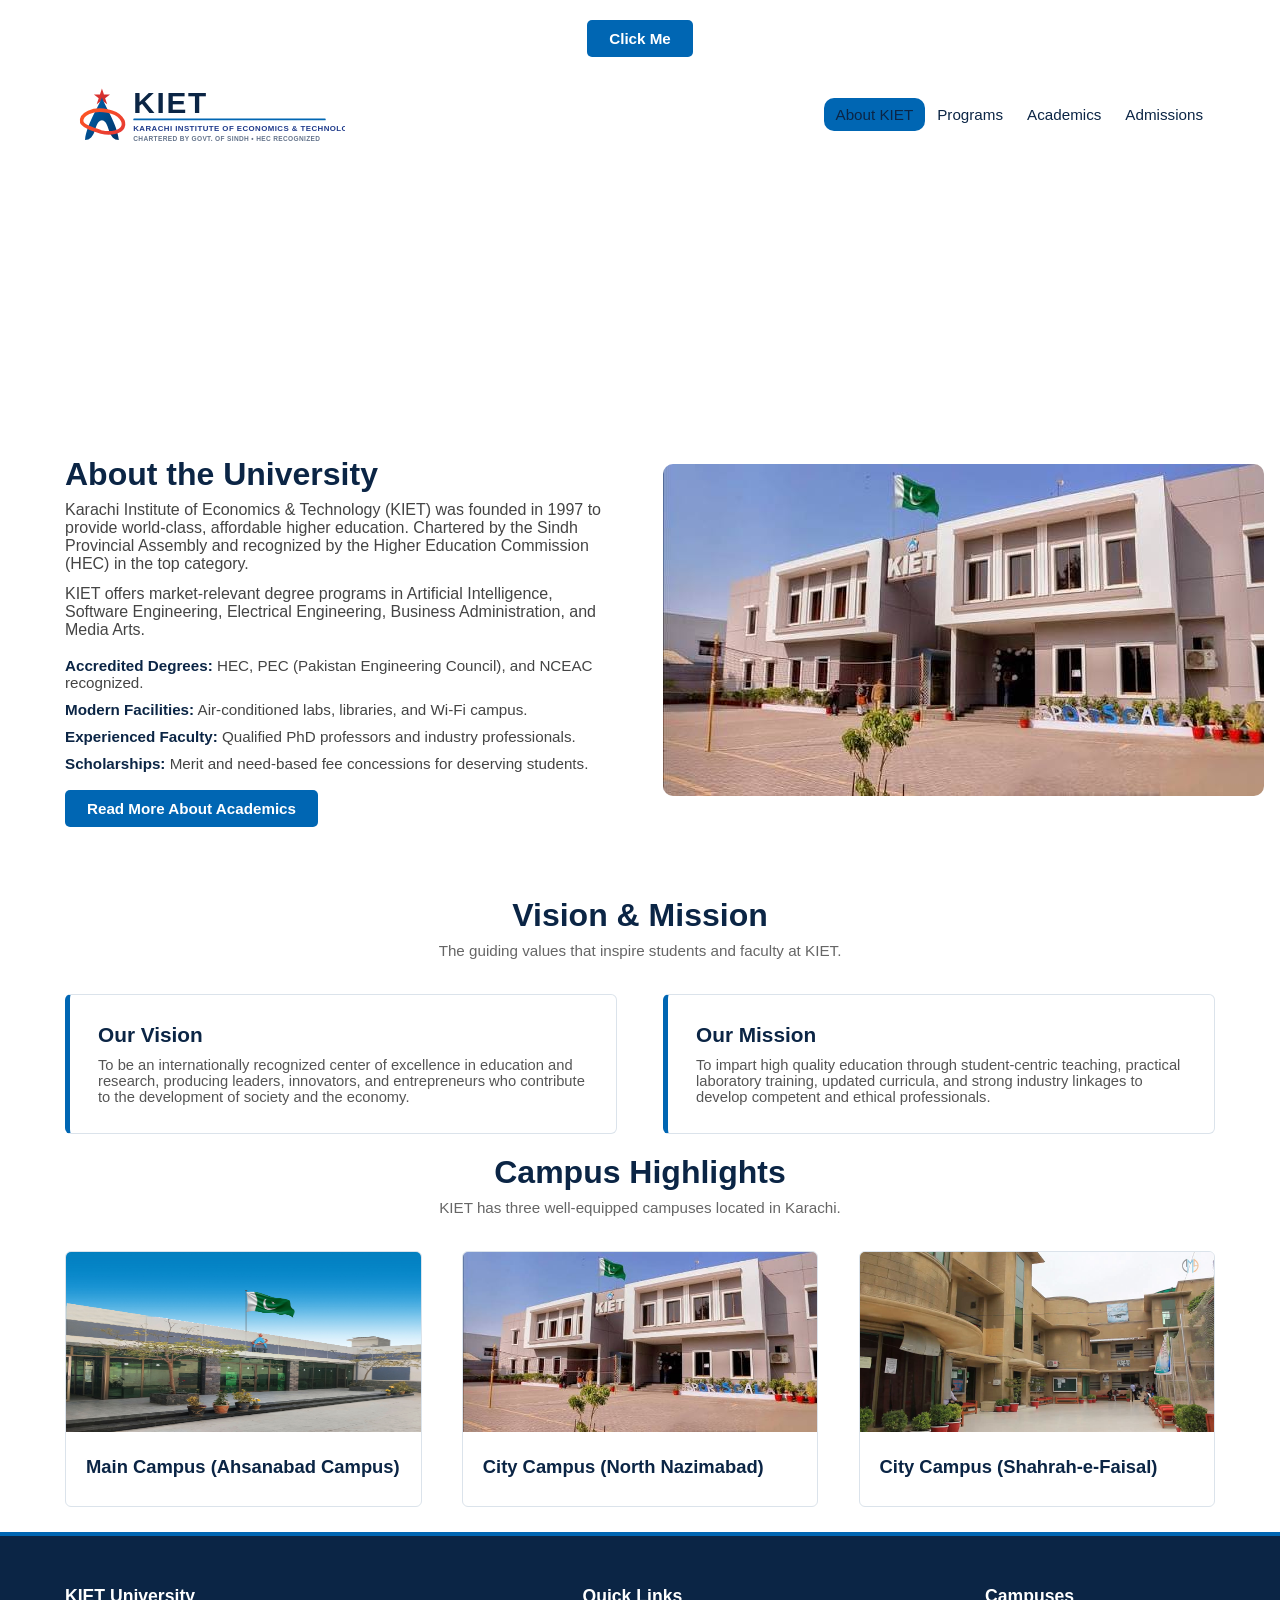
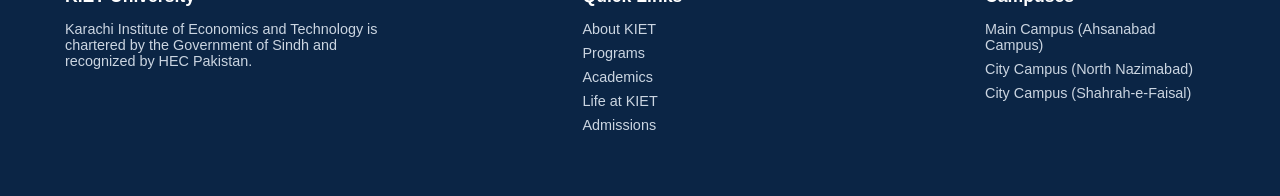
<file: index.html>
<!DOCTYPE html>
<html lang="en">
<head>
    <meta charset="UTF-8">
    <meta name="viewport" content="width=device-width, initial-scale=1.0">
    <title>About KIET - Karachi Institute of Economics & Technology</title>
    <link rel="stylesheet" href="css/style.css">
    <script src="js/script.js" defer></script>
</head>
<body>
    <button class="but" style="text-align: center ;display: block;margin: 20px auto;"onclick="showWelcome()">Click Me</button>

    <header class="main-header">
        <div class="container">
            <nav class="navbar">
                    <img src="images/images/kiet-logo.svg" alt="" class="logo-img">
                
                <ul class="nav-links">
                    <li><a href="index.html" class="active">About KIET</a></li>
                    <li><a href="programs.html">Programs</a></li>
                    <li><a href="academics.html">Academics</a></li>
                    <li><a href="admissions.html">Admissions</a></li>
                   
                </ul>

               
            </nav>
        </div>
    </header>
    <section class="h1">
        <div class="container">
           
            <h1>Welcome to KIET</h1>
            <p>
                Karachi Institute of Economics and Technology (KIET) was established in 1997. We offer quality education in Computing, Engineering, Management Sciences, and Media Arts.
            </p>
        </div>
    </section>
    <section class="se1" id="about">
        <div class="container">
            <div class="two-col">
                <div class="col-left">
                    <h2 class="section-title">About the University</h2>
                    <p style="margin-bottom: 12px;">
                        Karachi Institute of Economics &amp; Technology (KIET) was founded in 1997 to provide world-class, affordable higher education. Chartered by the Sindh Provincial Assembly and recognized by the Higher Education Commission (HEC) in the top category.
                    </p>
                    <p style="margin-bottom: 12px;">
                        KIET offers market-relevant degree programs in Artificial Intelligence, Software Engineering, Electrical Engineering, Business Administration, and Media Arts.
                    </p>
                    <ul class="feature-list">
                        <li><strong>Accredited Degrees:</strong> HEC, PEC (Pakistan Engineering Council), and NCEAC recognized.</li>
                        <li><strong>Modern Facilities:</strong> Air-conditioned labs, libraries, and Wi-Fi campus.</li>
                        <li><strong>Experienced Faculty:</strong> Qualified PhD professors and industry professionals.</li>
                        <li><strong>Scholarships:</strong> Merit and need-based fee concessions for deserving students.</li>
                    </ul>
                  
                      <a href="academics.html" class="but">Read More About Academics</a>
                </div>
                <div class="col-right">
                    <img src="images/images/i1.jpg" alt="KIET Campus Building" class="about-img">
                </div>
            </div>
        </div>
    </section>

    <section>
        <div class="container">
            <div class="section-header">
                <h2 class="section-title">Vision & Mission</h2>
                <p class="section-subtitle">The guiding values that inspire students and faculty at KIET.</p>
            </div>

            <div class="d1">
                <div class="VandM-card">
                    <h3>Our Vision</h3>
                    <p>
                        To be an internationally recognized center of excellence in education and research, producing leaders, innovators, and entrepreneurs who contribute to the development of society and the economy.
                    </p>
                </div>

                <div class="VandM-card">
                    <h3>Our Mission</h3>
                    <p>
                        To impart high quality education through student-centric teaching, practical laboratory training, updated curricula, and strong industry linkages to develop competent and ethical professionals.
                    </p>
                </div>
            </div>
        </div>
    </section>

    

    <section>
        <div class="container">
            <div class="section-header">
                <h2 class="section-title">Campus Highlights</h2>
                <p class="section-subtitle">KIET has three well-equipped campuses located in Karachi.</p>
            </div>

            <div class="cards-flex-3">
                <div class="card">
                    <img src="images/images/i3.jpeg" alt="Main Campus" class="card-img">
                    <div class="card-body">
                        <h3 class="card-title">Main Campus (Ahsanabad Campus)</h3>
                       
                    </div>
                </div>

                <div class="card">
                    <img src="images/images/i1.jpg" alt="City Campus" class="card-img">
                    <div class="card-body">
                        <h3 class="card-title">City Campus (North Nazimabad)</h3>
                        
                    </div>
                </div>

                <div class="card">
                    <img src="images/images/i2.jpg" alt="North Campus" class="card-img">
                    <div class="card-body">
                        <h3 class="card-title">City Campus (Shahrah-e-Faisal)</h3>
                        
                    </div>
                </div>
            </div>
        </div>
    </section>

      <footer class="footer">
        <div class="container">
            <div class="footer-flex">
                <div class="footer-col-1">
                    <h4>KIET University</h4>
                    <p style="margin-bottom: 12px;">
                        Karachi Institute of Economics and Technology is chartered by the Government of Sindh and recognized by HEC Pakistan.
                    </p>

                </div>

                <div class="footer-col-2">
                    <h4>Quick Links</h4>
                    <ul class="footer-links">
                        <li><a href="index.html">About KIET</a></li>
                        <li><a href="programs.html">Programs</a></li>
                        <li><a href="academics.html">Academics</a></li>
                        <li><a href="life-at-kiet.html">Life at KIET</a></li>
                        <li><a href="admissions.html">Admissions</a></li>
                    </ul>
                </div>

                <div class="footer-col-3">
                    <h4>Campuses</h4>
                    <ul class="footer-links">
                        <li>Main Campus (Ahsanabad Campus)</li>
                        <li>City Campus (North Nazimabad)</li>
                        <li>City Campus (Shahrah-e-Faisal)</li>
                    </ul>
                </div>
            </div>
        </div>
    </footer>

</body>
</html>
</file>
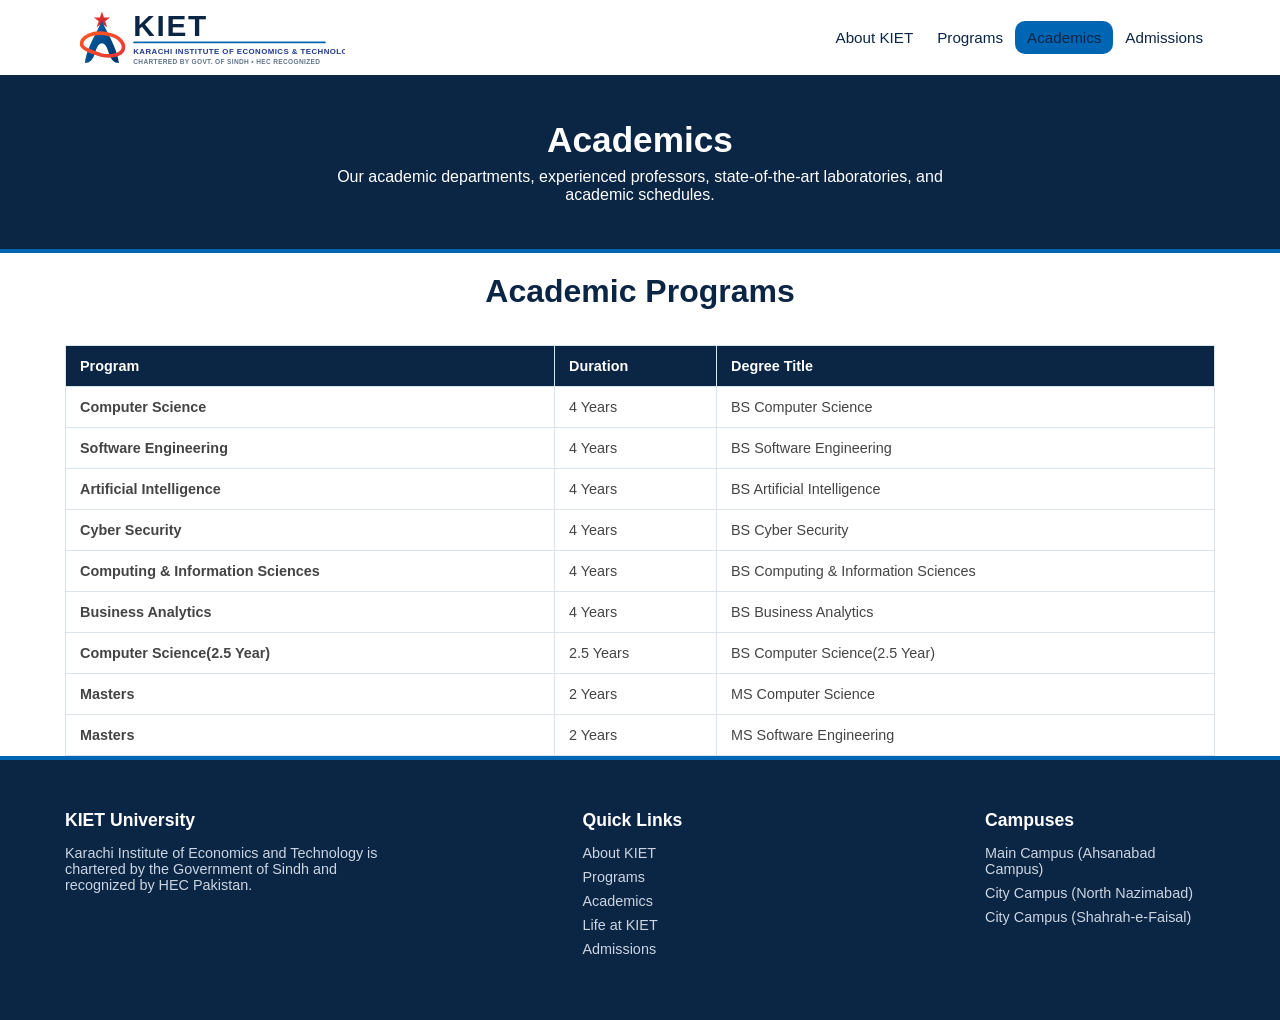
<file: academics.html>
<!DOCTYPE html>
<html lang="en">
<head>
    <meta charset="UTF-8">
    <meta name="viewport" content="width=device-width, initial-scale=1.0">
    <title>Academics- KIET University</title>
    <link rel="stylesheet" href="css/style.css">
</head>
<body>
    <header class="main-header">
        <div class="container">
            <nav class="navbar">
                    <img src="images/images/kiet-logo.svg" alt="" class="logo-img">
                </a>

                <ul class="nav-links" id="navLinks">
                    <li><a href="index.html">About KIET</a></li>
                    <li><a href="programs.html">Programs</a></li>
                    <li><a href="academics.html" class="active">Academics</a></li>
                    <li><a href="admissions.html">Admissions</a></li>
                </ul>

            
            </nav>
        </div>
    </header>

      <section class="page-banner">
        <div class="container">
            <h1>Academics</h1>
            <p>Our academic departments, experienced professors, state-of-the-art laboratories, and academic schedules.</p>
        </div>
    </section>

    <section>
        <div class="container">
            <div class="section-header">
                <h2 class="section-title">Academic Programs</h2>
            </div>

            <div>
                <table class="simple-table">
                    <thead>
                        <tr>
                            <th>Program</th>
                            <th>Duration</th>
                            <th>Degree Title</th>
                        </tr>
                    </thead>
                    <tbody>
                        <tr>
                            <td><strong>Computer Science</strong></td>
                            <td>4 Years</td>
                            <td>BS Computer Science</td>
                        </tr>
                        <tr>
                            <td><strong>Software Engineering</strong></td>
                            <td>4 Years</td>
                            <td>BS Software Engineering</td>
                        </tr>
                        <tr>
                            <td><strong>Artificial Intelligence</strong></td>
                            <td>4 Years</td>
                            <td>BS Artificial Intelligence</td>
                        </tr>
                        <tr>
                            <td><strong>Cyber Security</strong></td>
                            <td>4 Years</td>
                            <td>BS Cyber Security</td>
                        </tr>
                        <tr>
                            <td><strong>Computing & Information Sciences</strong></td>
                            <td>4 Years</td>
                            <td>BS Computing & Information Sciences</td>
                        </tr>
                        <tr>
                            <td><strong>Business Analytics</strong></td>
                            <td>4 Years</td>
                            <td>BS Business Analytics</td>
                        </tr>
                        <tr>
                            <td><strong>Computer Science(2.5 Year)</strong></td>
                            <td>2.5 Years</td>
                            <td>BS Computer Science(2.5 Year)</td>
                        </tr>
                        <tr>
                            <td><strong>Masters</strong></td>
                            <td>2 Years</td>
                            <td>MS Computer Science</td>
                        </tr>
                        <tr>
                            <td><strong>Masters</strong></td>
                            <td>2 Years</td>
                            <td>MS Software Engineering</td>
                        </tr>
                    </tbody>
                </table>
            </div>
        </div>
    </section>

    <footer class="footer">
        <div class="container">
            <div class="footer-flex">
                <div class="footer-col-1">
                    <h4>KIET University</h4>
                    <p style="margin-bottom: 12px;">
                        Karachi Institute of Economics and Technology is chartered by the Government of Sindh and recognized by HEC Pakistan.
                    </p>

                </div>

                <div class="footer-col-2">
                    <h4>Quick Links</h4>
                    <ul class="footer-links">
                        <li><a href="index.html">About KIET</a></li>
                        <li><a href="programs.html">Programs</a></li>
                        <li><a href="academics.html">Academics</a></li>
                        <li><a href="life-at-kiet.html">Life at KIET</a></li>
                        <li><a href="admissions.html">Admissions</a></li>
                    </ul>
                </div>

                <div class="footer-col-3">
                    <h4>Campuses</h4>
                    <ul class="footer-links">
                        <li>Main Campus (Ahsanabad Campus)</li>
                        <li>City Campus (North Nazimabad)</li>
                        <li>City Campus (Shahrah-e-Faisal)</li>
                    </ul>
                </div>
            </div>
        </div>
    </footer>

</body>
</html>
</file>
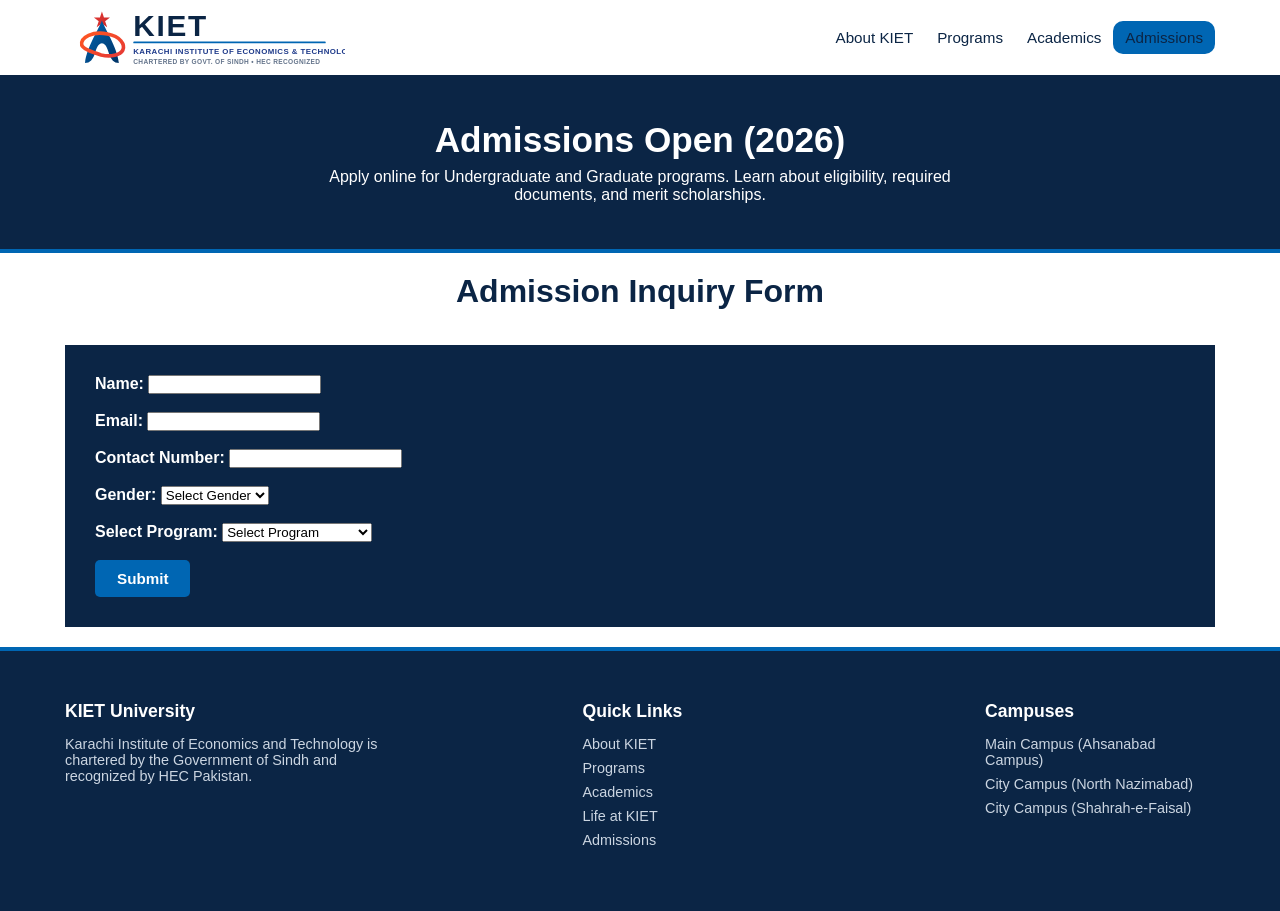
<file: admissions.html>
<!DOCTYPE html>
<html lang="en">
<head>
    <meta charset="UTF-8">
    <meta name="viewport" content="width=device-width, initial-scale=1.0">
    <title>Admissions 2026 - KIET University</title>
    <link rel="stylesheet" href="css/style.css">
  
</head>
<body>
    <header class="main-header">
        <div class="container">
            <nav class="navbar">
                    <img src="images/images/kiet-logo.svg" alt="" class="logo-img">
                </a>

                <ul class="nav-links">
                    <li><a href="index.html">About KIET</a></li>
                    <li><a href="programs.html">Programs</a></li>
                    <li><a href="academics.html">Academics</a></li>
                    <li><a href="admissions.html" class="active">Admissions</a></li>
                </ul>
            </nav>
        </div>
    </header>
    <section class="page-banner">
        <div class="container">
            <h1>Admissions Open (2026)</h1>
            <p>Apply online for Undergraduate and Graduate programs. Learn about eligibility, required documents, and merit scholarships.</p>
        </div>
    </section>
    <section class="section">
        <div class="container">
            <div class="section-header">
                <h2 class="section-title">Admission Inquiry Form</h2>
            </div>

<form class="form">
            <label>Name:</label>
            <input type="text" ><br><br>

            <label>Email:</label>
            <input type="email"><br><br>

            <label>Contact Number:</label>
            <input type="number"><br><br>

            <label>Gender:</label>
            <select>
                <option value="">Select Gender</option>
                <option value="Male">Male</option>
                <option value="Female">Female</option>
            </select><br><br>

            <label>Select Program:</label>
            <select >
                <option value="">Select Program</option>
                <option>Computer Science</option>
                <option>Artificial Intelligence</option>
                <option>Software Engineering</option>
                <option>Business Analytics</option>
            </select><br><br>

            <a href="index.html" class="but">Submit</a>
        </form>
        </div>
    </section>
   
   <footer class="footer">
        <div class="container">
            <div class="footer-flex">
                <div class="footer-col-1">
                    <h4>KIET University</h4>
                    <p style="margin-bottom: 12px;">
                        Karachi Institute of Economics and Technology is chartered by the Government of Sindh and recognized by HEC Pakistan.
                    </p>

                </div>

                <div class="footer-col-2">
                    <h4>Quick Links</h4>
                    <ul class="footer-links">
                        <li><a href="index.html">About KIET</a></li>
                        <li><a href="programs.html">Programs</a></li>
                        <li><a href="academics.html">Academics</a></li>
                        <li><a href="life-at-kiet.html">Life at KIET</a></li>
                        <li><a href="admissions.html">Admissions</a></li>
                    </ul>
                </div>

                <div class="footer-col-3">
                    <h4>Campuses</h4>
                    <ul class="footer-links">
                        <li>Main Campus (Ahsanabad Campus)</li>
                        <li>City Campus (North Nazimabad)</li>
                        <li>City Campus (Shahrah-e-Faisal)</li>
                    </ul>
                </div>
            </div>
        </div>
    </footer>
</body>
</html>
</file>
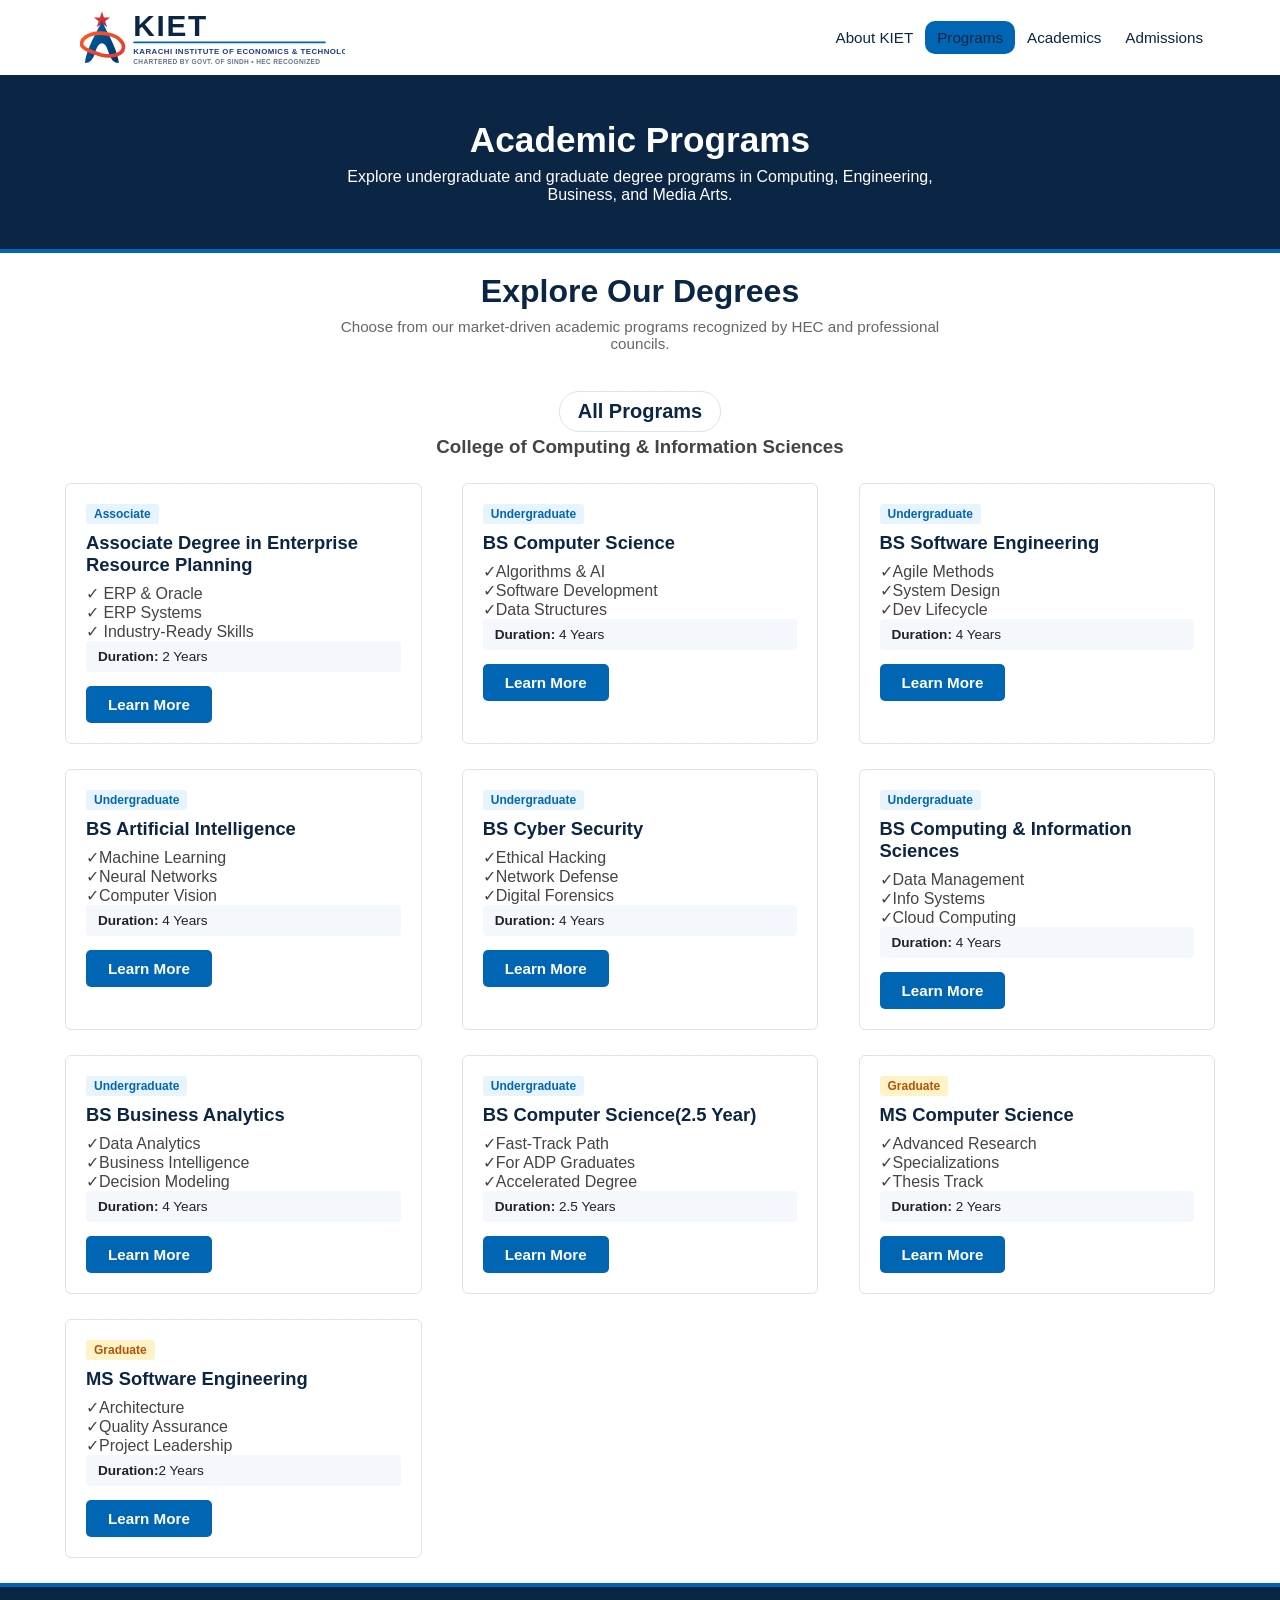
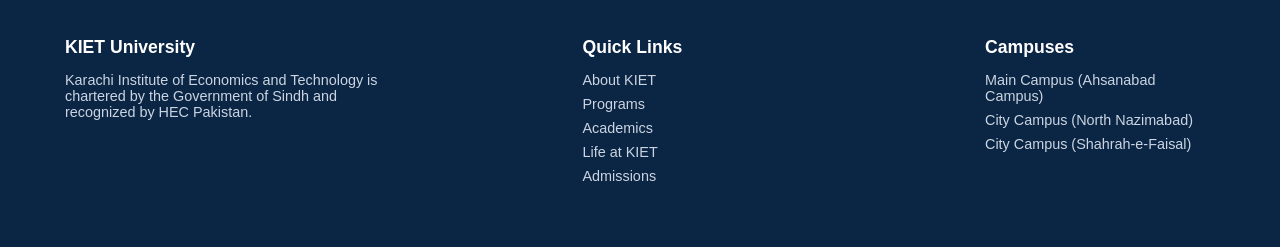
<file: programs.html>
<!DOCTYPE html>
<html lang="en">
<head>
    <meta charset="UTF-8">
    <meta name="viewport" content="width=device-width, initial-scale=1.0">
    <title>Academic Programs - KIET University</title>
    <link rel="stylesheet" href="css/style.css">
</head>
<body>
    <header class="main-header">
        <div class="container">
            <nav class="navbar">
                    <img src="images/images/kiet-logo.svg" alt="" class="logo-img">
                </a>

                <ul class="nav-links">
                    <li><a href="index.html">About KIET</a></li>
                    <li><a href="programs.html" class="active">Programs</a></li>
                    <li><a href="academics.html">Academics</a></li>
                    <li><a href="admissions.html">Admissions</a></li>
                </ul>
            </nav>
        </div>
    </header>

    <section class="page-banner">
        <div class="container">
            <h1>Academic Programs</h1>
            <p>Explore undergraduate and graduate degree programs in Computing, Engineering, Business, and Media Arts.</p>
        </div>
    </section>
    <section>
        <div class="container">
            <div class="section-header">
                <h2 class="section-title">Explore Our Degrees</h2>
                <p class="section-subtitle">Choose from our market-driven academic programs recognized by HEC and professional councils.</p>
            </div>

            <div class="filter-tabs">
                <button class="filter-btn"><strong>All Programs</strong></button>
                      <h3>College of Computing & Information Sciences</h3>
            </div>

            <div class="cards-flex-3">
          
                <div class="card">
                    <div class="card-body">
                        <span class="program-tag">Associate</span>
                        <h3 class="card-title">Associate Degree in Enterprise Resource Planning</h3>
                         <ul>
                                <li>✓ ERP & Oracle</li>
                                <li>✓ ERP Systems</li>
                                <li>✓ Industry-Ready Skills</li>
                                </ul>
                        <div class="v1">
                            <strong>Duration:</strong> 2 Years<br>
                        </div>
                        <a href="admissions.html" class="but">Learn More</a>
                    </div>
                </div>

                <div class="card">
                    <div class="card-body">
                        <span class="program-tag">Undergraduate</span>
                        <h3 class="card-title">BS Computer Science</h3>
                        <ul>
                           <li>✓Algorithms & AI</li>   
                           <li>✓Software Development </li>
                           <li>✓Data Structures</li>
                         </ul>
                        <div class="v1">
                            <strong>Duration:</strong> 4 Years<br>
                        </div>
                        <a href="admissions.html" class="but">Learn More</a>
                    </div>
                </div>
                <div class="card">
                    <div class="card-body">
                        <span class="program-tag">Undergraduate</span>
                        <h3 class="card-title">BS Software Engineering</h3>
                        <ul>
                           <li>✓Agile Methods</li>   
                           <li>✓System Design</li>
                           <li>✓Dev Lifecycle</li>
                        </ul>
                        <div class="v1">
                            <strong>Duration:</strong> 4 Years<br>
                        </div>
                        <a href="admissions.html" class="but">Learn More</a>
                    </div>
                </div>
                
                <div class="card">
                    <div class="card-body">
                        <span class="program-tag">Undergraduate</span>
                        <h3 class="card-title">BS Artificial Intelligence</h3>
                       <ul>
                          <li>✓Machine Learning</li>   
                          <li>✓Neural Networks</li>
                          <li>✓Computer Vision</li>
                       </ul>
                        <div class="v1">
                            <strong>Duration:</strong> 4 Years<br>
                        </div>
                        <a href="admissions.html" class="but">Learn More</a>
                    </div>
                </div>
                <div class="card">
                    <div class="card-body">
                        <span class="program-tag">Undergraduate</span>
                        <h3 class="card-title">BS Cyber Security</h3>
                        <ul>
                           <li>✓​Ethical Hacking  
                           <li>✓Network Defense</li>
                           <li>✓Digital Forensics</li>
                        </ul>
                        <div class="v1">
                            <strong>Duration:</strong> 4 Years<br>
                        </div>
                        <a href="admissions.html" class="but">Learn More</a>
                    </div>
                </div>
                <div class="card">
                    <div class="card-body">
                        <span class="program-tag">Undergraduate</span>
                        <h3 class="card-title">BS Computing & Information Sciences</h3>
                        <ul>
                          <li>✓Data Management</li>  
                          <li>✓​Info Systems</li>
                          <li>✓Cloud Computing</li>
                        </ul>
                        <div class="v1">
                            <strong>Duration:</strong> 4 Years<br>
                        </div>
                        <a href="admissions.html" class="but">Learn More</a>
                    </div>
                </div>
                <div class="card">
                    <div class="card-body">
                        <span class="program-tag">Undergraduate</span>
                        <h3 class="card-title">BS Business Analytics</h3>
                       <ul>
                          <li>✓Data Analytics</li>   
                          <li>✓Business Intelligence</li>
                          <li>✓Decision Modeling</li>
                       </ul>
                        <div class="v1">
                            <strong>Duration:</strong> 4 Years<br>
                        </div>
                        <a href="admissions.html" class="but">Learn More</a>
                    </div>
                </div>
                <div class="card">
                    <div class="card-body">
                        <span class="program-tag">Undergraduate</span>
                        <h3 class="card-title">BS Computer Science(2.5 Year)</h3>
                        <ul>
                          <li>✓Fast-Track Path</li>   
                          <li>✓For ADP Graduates</li>
                          <li>✓​Accelerated Degree</li>
                        </ul>
                        <div class="v1">
                            <strong>Duration:</strong> 2.5 Years<br>
                            
                        </div>
                        <a href="admissions.html" class="but">Learn More</a>
                    </div>
                </div>
                <div class="card">
                    <div class="card-body">
                        <span class="program-tag" style="background-color: #fef3c7; color: #b45309;">Graduate</span>
                        <h3 class="card-title">MS Computer Science</h3>
                       <ul>
                         <li>✓Advanced Research</li>   
                         <li>✓Specializations</li>
                         <li>✓Thesis Track</li>
                       </ul>
                        <div class="v1">
                            <strong>Duration:</strong> 2 Years<br>
                        </div>
                        <a href="admissions.html" class="but">Learn More</a>
                    </div>
                </div>
                  <div class="card">
                    <div class="card-body">
                        <span class="program-tag" style="background-color: #fef3c7; color: #b45309;">Graduate</span>
                        <h3 class="card-title">MS Software Engineering</h3>
                       <ul>
                         <li>✓Architecture</li>   
                         <li>✓Quality Assurance</li>
                         <li>✓Project Leadership</li>
                       </ul>
                        <div class="v1">
                            <strong>Duration:</strong>2 Years<br>
                        </div>
                        <a href="admissions.html" class="but">Learn More</a>
                    </div>
                </div>
            </div>
        </div>
    </section>


   
     <footer class="footer">
        <div class="container">
            <div class="footer-flex">
                <div class="footer-col-1">
                    <h4>KIET University</h4>
                    <p style="margin-bottom: 12px;">
                        Karachi Institute of Economics and Technology is chartered by the Government of Sindh and recognized by HEC Pakistan.
                    </p>

                </div>

                <div class="footer-col-2">
                    <h4>Quick Links</h4>
                    <ul class="footer-links">
                        <li><a href="index.html">About KIET</a></li>
                        <li><a href="programs.html">Programs</a></li>
                        <li><a href="academics.html">Academics</a></li>
                        <li><a href="life-at-kiet.html">Life at KIET</a></li>
                        <li><a href="admissions.html">Admissions</a></li>
                    </ul>
                </div>

                <div class="footer-col-3">
                    <h4>Campuses</h4>
                    <ul class="footer-links">
                        <li>Main Campus (Ahsanabad Campus)</li>
                        <li>City Campus (North Nazimabad)</li>
                        <li>City Campus (Shahrah-e-Faisal)</li>
                    </ul>
                </div>
            </div>
        </div>
    </footer>

</body>
</html>
</file>
<file: css/style.css>
* {
    margin: 0;
    padding: 0;
    box-sizing: border-box;
}

body {
    font-family: Arial, Helvetica, sans-serif;
    color: #444444;
    background-color: #ffffff;
   
}

.container {
    max-width: 1150px;
    margin: 0 auto;
    
}


.navbar {
    display: flex;
    justify-content: space-between;
    align-items: center;
    height: 75px;
}
.logo-img {
    height: 70px;
    width: auto;
}

.nav-links {
    display: flex;
   
}

.nav-links li a {
    font-size: 0.95rem;
    color: #0b2545;
    padding: 8px 12px;
    
    
}
.h1{
    background: linear-gradient( rgba(11, 37, 69, 0.88)), url('../images/images/i3.jpeg');
    background-size: cover;
    background-position: center;
    color: #ffffff;
    padding: 90px 0 80px 0;
    text-align: center;
}
.se1 {
    padding: 50px 0;
}

.two-col {
    display: flex;
    justify-content: space-between;
    align-items: center;
    flex-wrap: wrap;
}

.col-left,
.col-right {
    width: 48%;
}
.section-title {
    margin-top: 20px;
    font-size: 2rem;
    color: #0b2545;
    margin-bottom: 8px;
}
.feature-list {
    margin: 18px 0;
}

.feature-list li {
    margin-bottom: 10px;
    font-size: 0.95rem;
}

.feature-list li strong {
    color: #0b2545;
}
.but {
    display: inline-block;
    padding: 10px 22px;
    font-size: 0.95rem;
    font-weight: bold;
    border-radius: 5px;
    border: none;
    cursor: pointer;
    text-align: center;
    transition: 0.3s;
    background-color: #0066b3;
    color: #ffffff;
}

.but:hover {
    background-color: #0b2545;
    color: #ffffff;
}
.about-img{
    border-radius: 10px;
}
.section-header {
    text-align: center;
    margin-bottom: 35px;
}
.section-subtitle {
    font-size: 0.95rem;
    color: #666666;
    max-width: 650px;
    margin: 0 auto;
}
.d1 {
    display: flex;
    justify-content: space-between;

}

.VandM-card{
    width: 48%;
    background-color: #ffffff;
    padding: 28px;
    border-radius: 6px;
    border: 1px solid #dbe3eb;
    border-left: 5px solid #0066b3;

}

.VandM-card h3 {
    font-size: 1.3rem;
    color: #0b2545;
    margin-bottom: 10px;
}

.VandM-card p {
    font-size: 0.92rem;
    color: #555555;
    
}
.cards-flex-3 {
    display: flex;
    justify-content: space-between;
    flex-wrap: wrap;
}

.card {
    width: 31%;
    margin-bottom: 25px;
    background-color: #ffffff;
    border: 1px solid #dbe3eb;
    border-radius: 6px;
    overflow: hidden;
    transition: 0.3s;
}

.card-img {
    width: 100%;
    height: 180px;
   
}

.card-body {
    padding: 20px;
}

.card-title {
    font-size: 1.15rem;
    color: #0b2545;
    margin-bottom: 8px;
}

.card-text {
    font-size: 0.9rem;
    color: #555555;
    margin-bottom: 14px;
}
.active{
    background-color:  #0066b3;
    border-radius: 10px;
}
.page-banner {
    background-color: #0b2545;
    color: #ffffff;
    padding: 45px 0;
    text-align: center;
    border-bottom: 4px solid #0066b3;
}

.page-banner h1 {
    font-size: 2.2rem;
    margin-bottom: 8px;
}

.page-banner p {
    font-size: 1rem;
    max-width: 650px;
    margin: 0 auto;
}
.filter-tabs {
    text-align: center;
    margin-bottom: 25px;
}

.filter-btn {
    padding: 8px 18px;
    margin: 4px;
    background-color: #ffffff;
    border: 1px solid #dbe3eb;
    border-radius: 20px;
    font-weight: bold;
    font-size: 20px;
    color: #0b2545;
}
.program-tag {
    display: inline-block;
    background-color: #e8f4fd;
    color: #0066b3;
    font-size: 0.75rem;
    font-weight: bold;
    padding: 3px 8px;
    border-radius: 3px;
    margin-bottom: 8px;
}
.v1{
    font-size: 0.85rem;
    color: #222222;
    background-color: #f4f7fb;
    padding: 8px 12px;
    border-radius: 4px;
    margin-bottom: 14px;
}

.simple-table {
    width: 100%;
    border-collapse: collapse;
    background-color: #ffffff;
}

.simple-table th,
.simple-table td {
    padding: 12px 14px;
    border: 1px solid #dbe3eb;
    font-size: 0.9rem;
    text-align: left;
}

.simple-table th {
    background-color: #0b2545;
    color: #ffffff;
    font-weight: bold;
}

.form{
    background-color: #0b2545;
     color: #ffffff;
    font-weight: bold;
    padding: 30px;
    margin-bottom: 20px;
}

a {
    text-decoration: none;
    color: inherit;
}

ul {
    list-style: none;
}


.footer {
    background-color: #0b2545;
    color: #cbd5e1;
    padding: 50px 0 20px 0;
    border-top: 4px solid #0066b3;
    font-size: 0.9rem;
}

.footer-flex {
    display: flex;
    justify-content: space-between;
    flex-wrap: wrap;
    margin-bottom: 35px;
}

.footer-col-1 {
    width: 30%;
}

.footer-col-2,
.footer-col-3 {
    width: 20%;
}

.footer h4 {
    color: #ffffff;
    font-size: 1.1rem;
    margin-bottom: 14px;
}

.footer-links li {
    margin-bottom: 8px;
}

.footer-links a:hover {
    color: #00a3e0;
}
</file>
